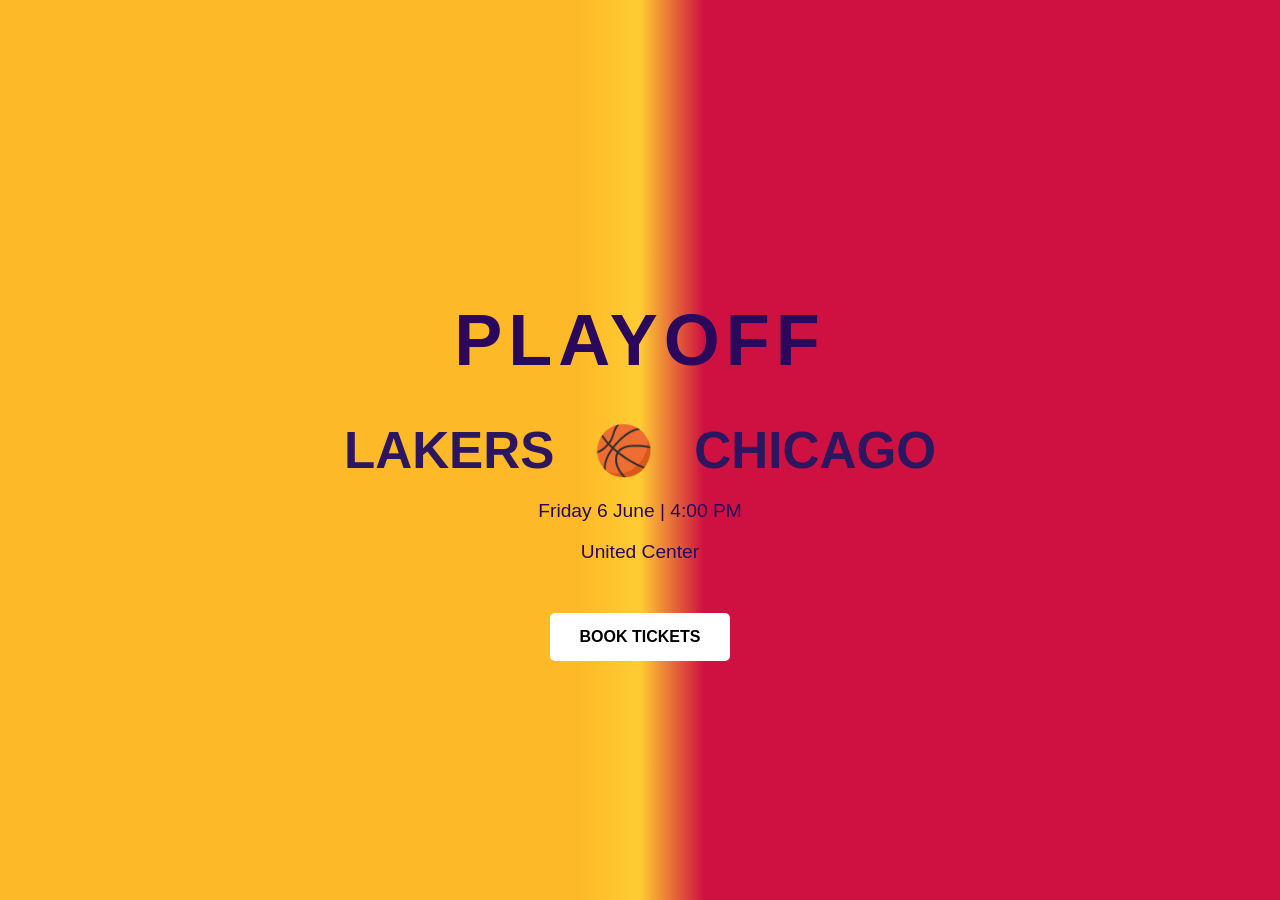
<file: ui/index.html>
<!DOCTYPE html>
<html lang="sv">
<head>
<meta charset="UTF-8">
<meta name="viewport" content="width=device-width, initial-scale=1.0">
<title>Lakers vs Chicago Playoffs</title>
<link rel="stylesheet" href="style.css">
</head>

<body>

<section class="hero">

<div class="overlay">

<h1 class="playoff">PLAYOFF</h1>

<div class="matchup">

<h2 class="lakers">LAKERS</h2>

<div class="ball">🏀</div>

<h2 class="chicago">CHICAGO</h2>

</div>

<div class="match-info">
<p>Friday 6 June | 4:00 PM</p>
<p>United Center</p>
</div>

<a href="page2.html" class="btn">BOOK TICKETS</a>

</div>

</section>

</body>
</html>
</file>
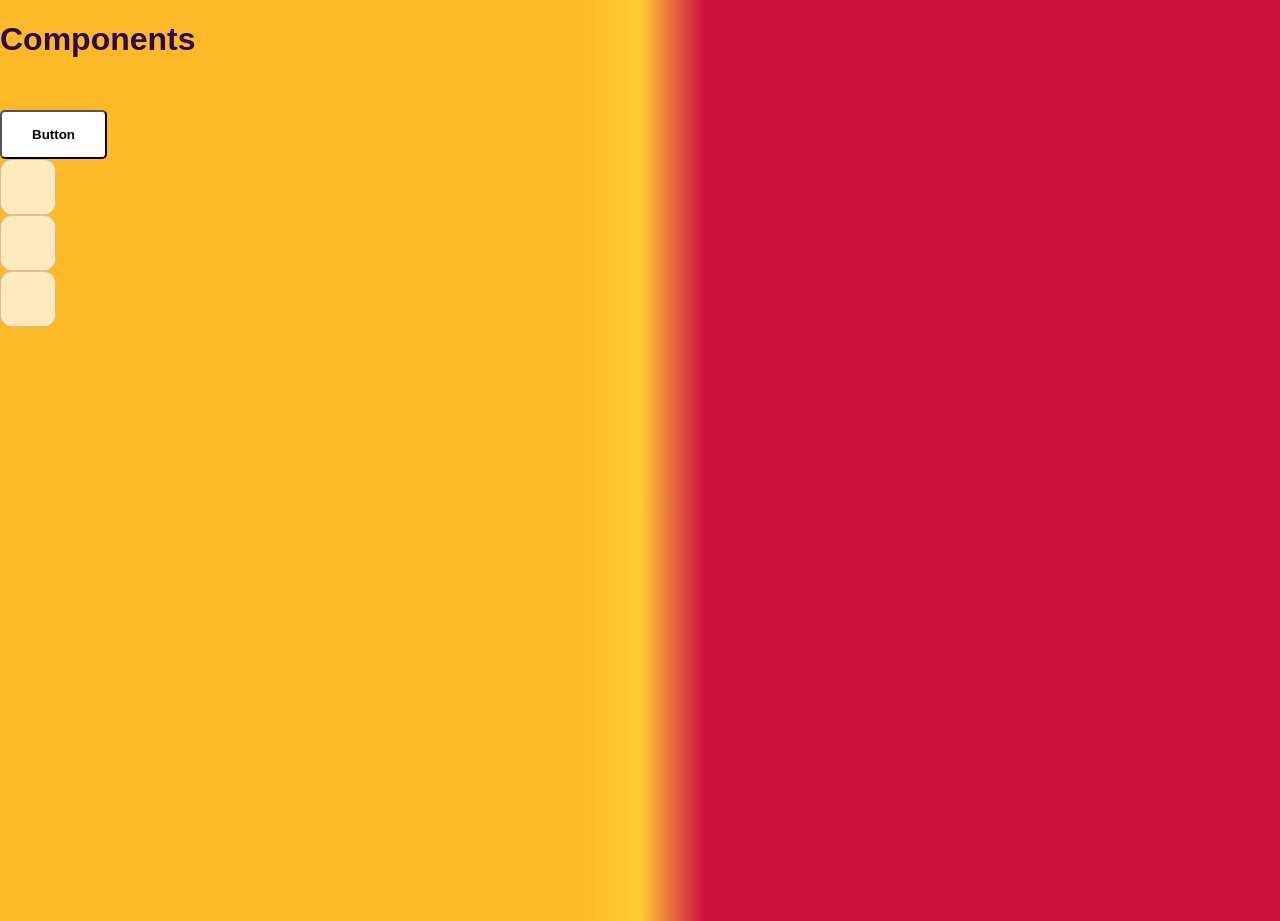
<file: ui/components.html>
<!DOCTYPE html>
<html>
<head>
<meta charset="UTF-8">
<title>Components</title>
<link rel="stylesheet" href="style.css">
</head>

<body>
<h1>Components</h1>

<button class="btn">Button</button>

<div class="seat available"></div>
<div class="seat booked"></div>
<div class="seat selected"></div>

</body>
</html>
</file>
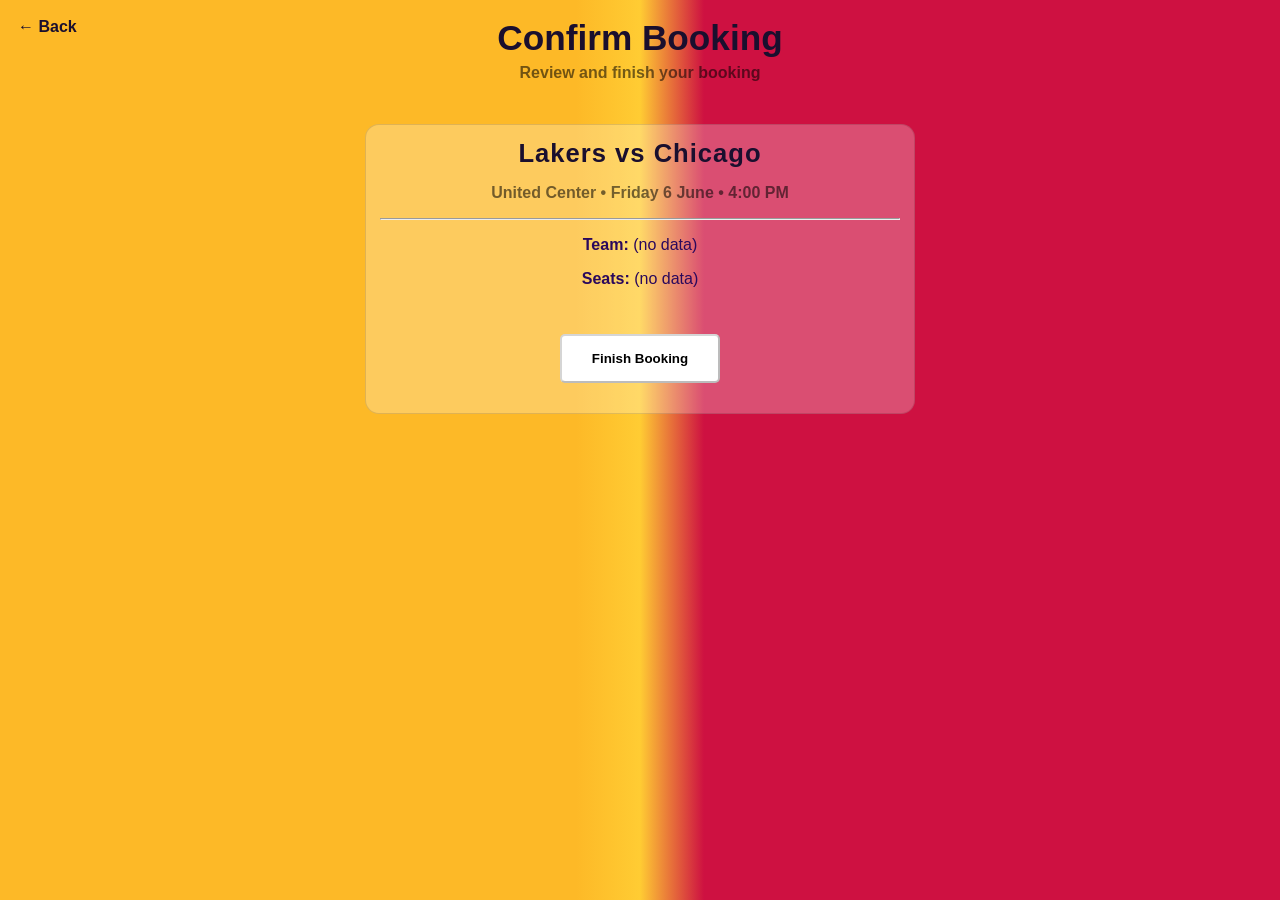
<file: ui/confirm.html>
<!DOCTYPE html>
<html lang="sv">
<head>
  <meta charset="UTF-8" />
  <meta name="viewport" content="width=device-width, initial-scale=1.0" />
  <title>Confirm Booking</title>
  <link rel="stylesheet" href="style.css" />
</head>

<body class="split-bg">
  <header class="page-header">
    <a class="back-link" href="page2.html">← Back</a>
    <h1 class="page-title">Confirm Booking</h1>
    <p class="page-subtitle">Review and finish your booking</p>
  </header>

  <main class="confirm-layout">
    <section class="card-mini confirm-card">
      <h2 class="team-name">Lakers vs Chicago</h2>
      <p class="muted">United Center • Friday 6 June • 4:00 PM</p>

      <hr class="divider" />

      <p id="teamLine"><strong>Team:</strong> -</p>
      <p id="seatsLine"><strong>Seats:</strong> -</p>

      <button id="finishBtn" class="btn">Finish Booking</button>
      <p id="doneMsg" class="muted"></p>
    </section>
  </main>

<script>
  const teamLine = document.getElementById("teamLine");
  const seatsLine = document.getElementById("seatsLine");
  const finishBtn = document.getElementById("finishBtn");

  const dataRaw = localStorage.getItem("bookingData");

  if (!dataRaw) {
    teamLine.innerHTML = "<strong>Team:</strong> (no data)";
    seatsLine.innerHTML = "<strong>Seats:</strong> (no data)";
    finishBtn.disabled = true;
  } else {
    const data = JSON.parse(dataRaw);
    teamLine.innerHTML = `<strong>Team:</strong> ${data.team}`;
    seatsLine.innerHTML = `<strong>Seats:</strong> ${data.seats.join(", ")}`;
  }

  finishBtn.addEventListener("click", () => {
    // move bookingData -> lastBooking for thanks.html
    const current = localStorage.getItem("bookingData");
    if (current) {
      localStorage.setItem("lastBooking", current);
      localStorage.removeItem("bookingData");
    }
    window.location.href = "thanks.html";
  });
</script>
</body>
</html>
</file>
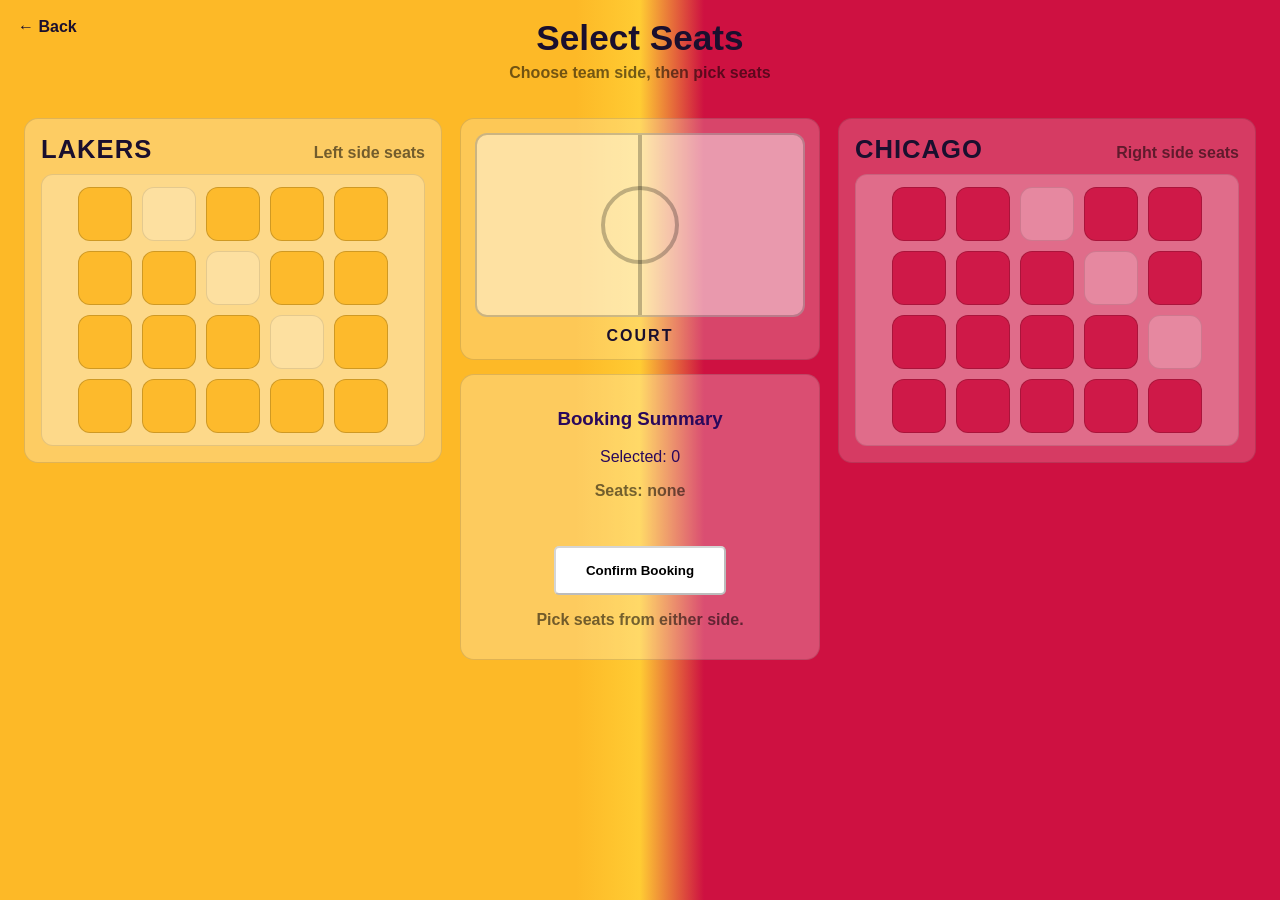
<file: ui/page2.html>
<!DOCTYPE html>
<html lang="sv">
<head>
  <meta charset="UTF-8" />
  <meta name="viewport" content="width=device-width, initial-scale=1.0" />
  <title>Book Seats</title>
  <link rel="stylesheet" href="style.css" />
</head>

<body class="split-bg">
  <header class="page-header">
    <a class="back-link" href="index.html">← Back</a>
    <h1 class="page-title">Select Seats</h1>
    <p class="page-subtitle">Choose team side, then pick seats</p>
  </header>

  <main class="booking-layout">
    <!-- LEFT: Lakers -->
    <section class="team-panel team-panel--lakers" aria-label="Lakers booking panel">
      <div class="panel-head">
        <h2 class="team-name">LAKERS</h2>
        <p class="team-hint">Left side seats</p>
      </div>

      <div class="seat-map" aria-label="Lakers seat map">
        <div class="seat-grid" id="lakersGrid">
          <!-- 20 seats -->
          <button class="seat" data-team="lakers" data-seat="L1" data-status="available" aria-label="Lakers seat L1, available"></button>
          <button class="seat" data-team="lakers" data-seat="L2" data-status="booked" aria-label="Lakers seat L2, booked" disabled></button>
          <button class="seat" data-team="lakers" data-seat="L3" data-status="available" aria-label="Lakers seat L3, available"></button>
          <button class="seat" data-team="lakers" data-seat="L4" data-status="available" aria-label="Lakers seat L4, available"></button>
          <button class="seat" data-team="lakers" data-seat="L5" data-status="available" aria-label="Lakers seat L5, available"></button>

          <button class="seat" data-team="lakers" data-seat="L6" data-status="available" aria-label="Lakers seat L6, available"></button>
          <button class="seat" data-team="lakers" data-seat="L7" data-status="available" aria-label="Lakers seat L7, available"></button>
          <button class="seat" data-team="lakers" data-seat="L8" data-status="booked" aria-label="Lakers seat L8, booked" disabled></button>
          <button class="seat" data-team="lakers" data-seat="L9" data-status="available" aria-label="Lakers seat L9, available"></button>
          <button class="seat" data-team="lakers" data-seat="L10" data-status="available" aria-label="Lakers seat L10, available"></button>

          <button class="seat" data-team="lakers" data-seat="L11" data-status="available" aria-label="Lakers seat L11, available"></button>
          <button class="seat" data-team="lakers" data-seat="L12" data-status="available" aria-label="Lakers seat L12, available"></button>
          <button class="seat" data-team="lakers" data-seat="L13" data-status="available" aria-label="Lakers seat L13, available"></button>
          <button class="seat" data-team="lakers" data-seat="L14" data-status="booked" aria-label="Lakers seat L14, booked" disabled></button>
          <button class="seat" data-team="lakers" data-seat="L15" data-status="available" aria-label="Lakers seat L15, available"></button>

          <button class="seat" data-team="lakers" data-seat="L16" data-status="available" aria-label="Lakers seat L16, available"></button>
          <button class="seat" data-team="lakers" data-seat="L17" data-status="available" aria-label="Lakers seat L17, available"></button>
          <button class="seat" data-team="lakers" data-seat="L18" data-status="available" aria-label="Lakers seat L18, available"></button>
          <button class="seat" data-team="lakers" data-seat="L19" data-status="available" aria-label="Lakers seat L19, available"></button>
          <button class="seat" data-team="lakers" data-seat="L20" data-status="available" aria-label="Lakers seat L20, available"></button>
        </div>
      </div>
    </section>

    <!-- CENTER: Court + summary -->
    <section class="center-panel" aria-label="Court and booking summary">
      <div class="court">
        <div class="court-inner">
          <div class="court-line"></div>
          <div class="court-circle"></div>
        </div>
        <p class="court-label">COURT</p>
      </div>

      <div class="summary card-mini">
        <h3>Booking Summary</h3>
        <p id="summaryText">Selected: 0</p>
        <p id="summarySeats" class="muted">Seats: none</p>
        <button id="confirmBtn" class="btn" disabled>Confirm Booking</button>
        <p id="message" class="muted">Pick seats from either side.</p>
      </div>
    </section>

    <!-- RIGHT: Chicago -->
    <section class="team-panel team-panel--chicago" aria-label="Chicago booking panel">
      <div class="panel-head">
        <h2 class="team-name">CHICAGO</h2>
        <p class="team-hint">Right side seats</p>
      </div>

      <div class="seat-map" aria-label="Chicago seat map">
        <div class="seat-grid" id="chicagoGrid">
          <!-- 20 seats -->
          <button class="seat" data-team="chicago" data-seat="C1" data-status="available" aria-label="Chicago seat C1, available"></button>
          <button class="seat" data-team="chicago" data-seat="C2" data-status="available" aria-label="Chicago seat C2, available"></button>
          <button class="seat" data-team="chicago" data-seat="C3" data-status="booked" aria-label="Chicago seat C3, booked" disabled></button>
          <button class="seat" data-team="chicago" data-seat="C4" data-status="available" aria-label="Chicago seat C4, available"></button>
          <button class="seat" data-team="chicago" data-seat="C5" data-status="available" aria-label="Chicago seat C5, available"></button>

          <button class="seat" data-team="chicago" data-seat="C6" data-status="available" aria-label="Chicago seat C6, available"></button>
          <button class="seat" data-team="chicago" data-seat="C7" data-status="available" aria-label="Chicago seat C7, available"></button>
          <button class="seat" data-team="chicago" data-seat="C8" data-status="available" aria-label="Chicago seat C8, available"></button>
          <button class="seat" data-team="chicago" data-seat="C9" data-status="booked" aria-label="Chicago seat C9, booked" disabled></button>
          <button class="seat" data-team="chicago" data-seat="C10" data-status="available" aria-label="Chicago seat C10, available"></button>

          <button class="seat" data-team="chicago" data-seat="C11" data-status="available" aria-label="Chicago seat C11, available"></button>
          <button class="seat" data-team="chicago" data-seat="C12" data-status="available" aria-label="Chicago seat C12, available"></button>
          <button class="seat" data-team="chicago" data-seat="C13" data-status="available" aria-label="Chicago seat C13, available"></button>
          <button class="seat" data-team="chicago" data-seat="C14" data-status="available" aria-label="Chicago seat C14, available"></button>
          <button class="seat" data-team="chicago" data-seat="C15" data-status="booked" aria-label="Chicago seat C15, booked" disabled></button>

          <button class="seat" data-team="chicago" data-seat="C16" data-status="available" aria-label="Chicago seat C16, available"></button>
          <button class="seat" data-team="chicago" data-seat="C17" data-status="available" aria-label="Chicago seat C17, available"></button>
          <button class="seat" data-team="chicago" data-seat="C18" data-status="available" aria-label="Chicago seat C18, available"></button>
          <button class="seat" data-team="chicago" data-seat="C19" data-status="available" aria-label="Chicago seat C19, available"></button>
          <button class="seat" data-team="chicago" data-seat="C20" data-status="available" aria-label="Chicago seat C20, available"></button>
        </div>
      </div>
    </section>
  </main>

  <script src="script.js"></script>
</body>
</html>
</file>
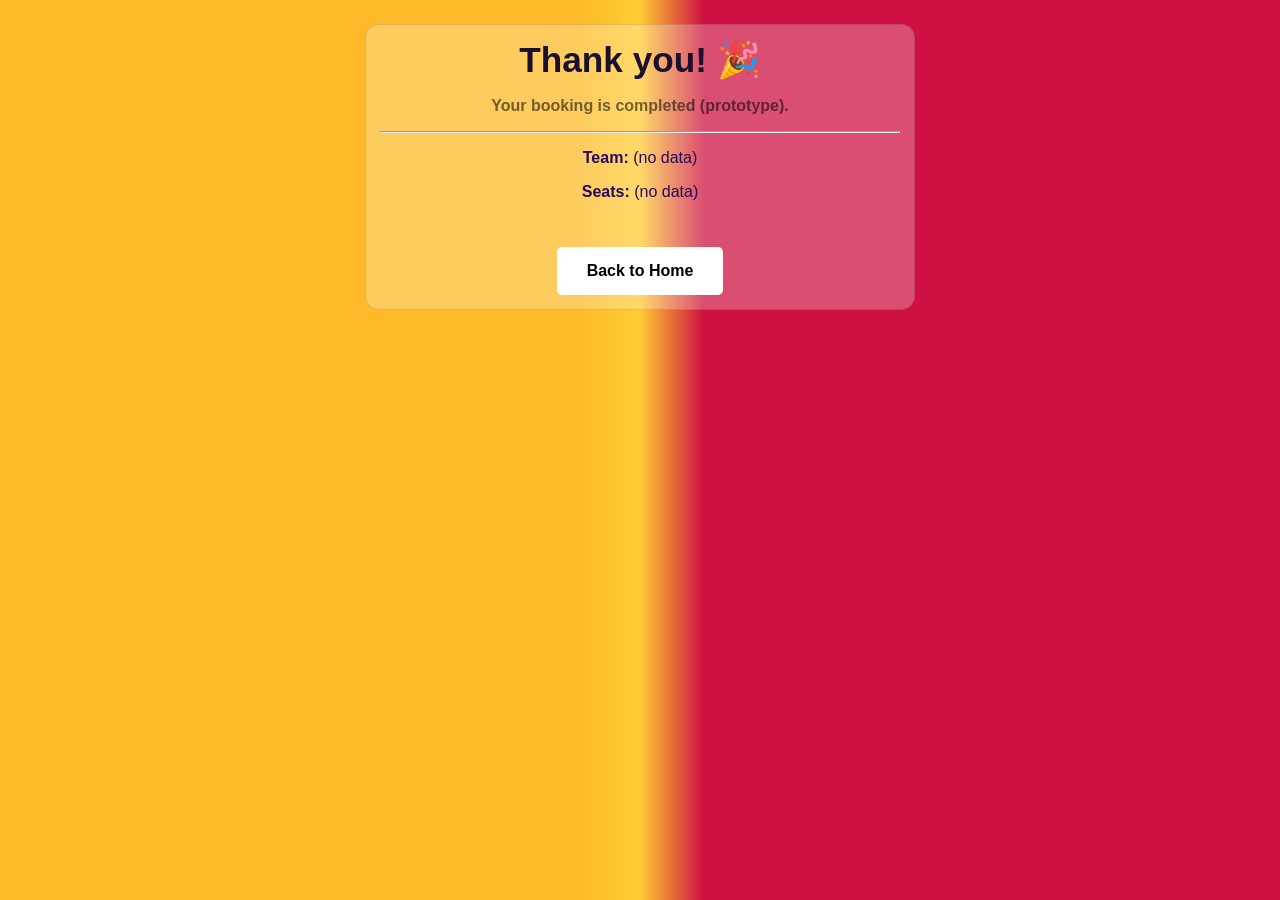
<file: ui/thanks.html>
<!DOCTYPE html>
<html lang="sv">
<head>
  <meta charset="UTF-8" />
  <meta name="viewport" content="width=device-width, initial-scale=1.0" />
  <title>Thank You</title>
  <link rel="stylesheet" href="style.css" />
</head>

<body class="split-bg">
  <main class="confirm-layout">
    <section class="card-mini confirm-card">
      <h1 class="page-title">Thank you! 🎉</h1>
      <p class="muted">Your booking is completed (prototype).</p>

      <hr class="divider" />

      <p id="teamLine"><strong>Team:</strong> -</p>
      <p id="seatsLine"><strong>Seats:</strong> -</p>

      <a class="btn" href="index.html">Back to Home</a>
    </section>
  </main>

  <script>
    const lastRaw = localStorage.getItem("lastBooking");

    const teamLine = document.getElementById("teamLine");
    const seatsLine = document.getElementById("seatsLine");

    if (!lastRaw) {
      teamLine.innerHTML = "<strong>Team:</strong> (no data)";
      seatsLine.innerHTML = "<strong>Seats:</strong> (no data)";
    } else {
      const last = JSON.parse(lastRaw);
      teamLine.innerHTML = `<strong>Team:</strong> ${last.team}`;
      seatsLine.innerHTML = `<strong>Seats:</strong> ${last.seats.join(", ")}`;
    }
  </script>
</body>
</html>
</file>
<file: ui/style.css>
body {
margin: 0;
font-family: Arial, sans-serif;
color: rgb(42, 8, 92);
height: 100vh;

/* Halva gul, halva röd med fade */
background: linear-gradient(
90deg,
#FDB927 0%,
#FDB927 45%,
#ffcc33 50%,
#CE1141 55%,
#CE1141 100%
);
}

.hero {
height: 100vh;
display: flex;
justify-content: center;
align-items: center;
text-align: center;
}

.playoff {
    font-size: 4.5rem;
    letter-spacing: 6px;
    margin-bottom: 40px;
    font-weight: 900;
}

.matchup {
display: flex;
justify-content: center;
align-items: center;
gap: 40px;
margin-bottom: 20px;
}

.matchup h2 {
    font-size: 3.2rem;
    font-weight: 900;
    margin: 0;
    color: #2b165f; /* samma mörka färg på båda */
}

.vs {
font-size: 2rem;
font-weight: bold;
}

.match-info {
margin-top: 20px;
font-size: 1.2rem;
}

.btn {
display: inline-block;
margin-top: 30px;
padding: 15px 30px;
background: white;
color: black;
text-decoration: none;
font-weight: bold;
border-radius: 5px;
transition: 0.3s;
}

.btn:hover {
transform: scale(1.05);
}

.ball {
    font-size: 3rem;
    animation: bounce 1.2s infinite ease-in-out;
}

@keyframes bounce {
    0%,100% { transform: translateY(0); }
    50% { transform: translateY(-10px); }
}

/* ---------- Page 2 layout ---------- */
.split-bg {
  min-height: 100vh;
  margin: 0;
}

.page-header {
  padding: 18px 24px;
  text-align: center;
}

.back-link {
  position: absolute;
  left: 18px;
  top: 18px;
  text-decoration: none;
  font-weight: 700;
  color: #1a0f2e;
}

.page-title {
  margin: 0;
  font-size: 2.2rem;
  color: #1a0f2e;
}

.page-subtitle {
  margin: 6px 0 0;
  color: rgba(0,0,0,0.55);
  font-weight: 600;
}

.booking-layout {
  display: grid;
  grid-template-columns: 1fr 360px 1fr;
  gap: 18px;
  padding: 18px 24px 28px;
  align-items: start;
}

.team-panel {
  border-radius: 14px;
  padding: 16px;
  border: 1px solid rgba(0,0,0,0.12);
}

.team-panel--lakers {
  background: rgba(255, 255, 255, 0.28);
}

.team-panel--chicago {
  background: rgba(255, 255, 255, 0.18);
}

.panel-head {
  display: flex;
  justify-content: space-between;
  align-items: baseline;
  margin-bottom: 10px;
}

.team-name {
  margin: 0;
  font-size: 1.6rem;
  color: #1a0f2e;
  letter-spacing: 1px;
}

.team-hint {
  margin: 0;
  font-weight: 700;
  color: rgba(0,0,0,0.55);
}

.seat-map {
  padding: 12px;
  border-radius: 12px;
  background: rgba(255,255,255,0.25);
  border: 1px solid rgba(0,0,0,0.10);
}

.seat-grid {
  display: grid;
  grid-template-columns: repeat(5, 54px);
  gap: 10px;
  justify-content: center;
}

/* Seats: base */
.seat {
  width: 54px;
  height: 54px;
  border-radius: 12px;
  border: 1px solid rgba(0,0,0,0.18);
  cursor: pointer;
  background: rgba(255,255,255,0.7);
}

/* Team-tint (available seats) */
.seat[data-team="lakers"][data-status="available"] { background: rgba(253,185,39,0.95); }
.seat[data-team="chicago"][data-status="available"] { background: rgba(206,17,65,0.90); }

/* Selected seats */
.seat[data-status="selected"] {
  background: #1a0f2e !important;
  border-color: rgba(0,0,0,0.35);
}

/* Booked seats */
.seat[data-status="booked"] {
  background: rgba(255,255,255,0.35) !important;
  cursor: not-allowed;
  opacity: 0.55;
}

.seat:focus-visible {
  outline: 3px solid rgba(26, 15, 46, 0.45);
  outline-offset: 2px;
}

.center-panel {
  display: grid;
  gap: 14px;
}

.court {
  border-radius: 14px;
  background: rgba(255,255,255,0.22);
  border: 1px solid rgba(0,0,0,0.12);
  padding: 14px;
  text-align: center;
}

.court-inner {
  height: 180px;
  border-radius: 12px;
  background: rgba(255,255,255,0.45);
  border: 2px solid rgba(0,0,0,0.20);
  position: relative;
  overflow: hidden;
}

.court-line {
  position: absolute;
  left: 50%;
  top: 0;
  width: 4px;
  height: 100%;
  transform: translateX(-50%);
  background: rgba(0,0,0,0.25);
}

.court-circle {
  position: absolute;
  left: 50%;
  top: 50%;
  width: 70px;
  height: 70px;
  border-radius: 999px;
  transform: translate(-50%, -50%);
  border: 4px solid rgba(0,0,0,0.25);
}

.court-label {
  margin: 10px 0 0;
  font-weight: 900;
  letter-spacing: 2px;
  color: #1a0f2e;
}

.card-mini {
  border-radius: 14px;
  background: rgba(255,255,255,0.26);
  border: 1px solid rgba(0,0,0,0.12);
  padding: 14px;
  text-align: center;
}

.muted {
  color: rgba(0,0,0,0.55);
  font-weight: 700;
}

/* Responsive */
@media (max-width: 980px) {
  .booking-layout {
    grid-template-columns: 1fr;
  }
  .back-link {
    position: static;
    display: inline-block;
    margin-bottom: 10px;
  }
}
.confirm-layout {
  display: grid;
  place-items: center;
  padding: 24px;
}

.confirm-card {
  width: min(520px, 92%);
}
</file>
